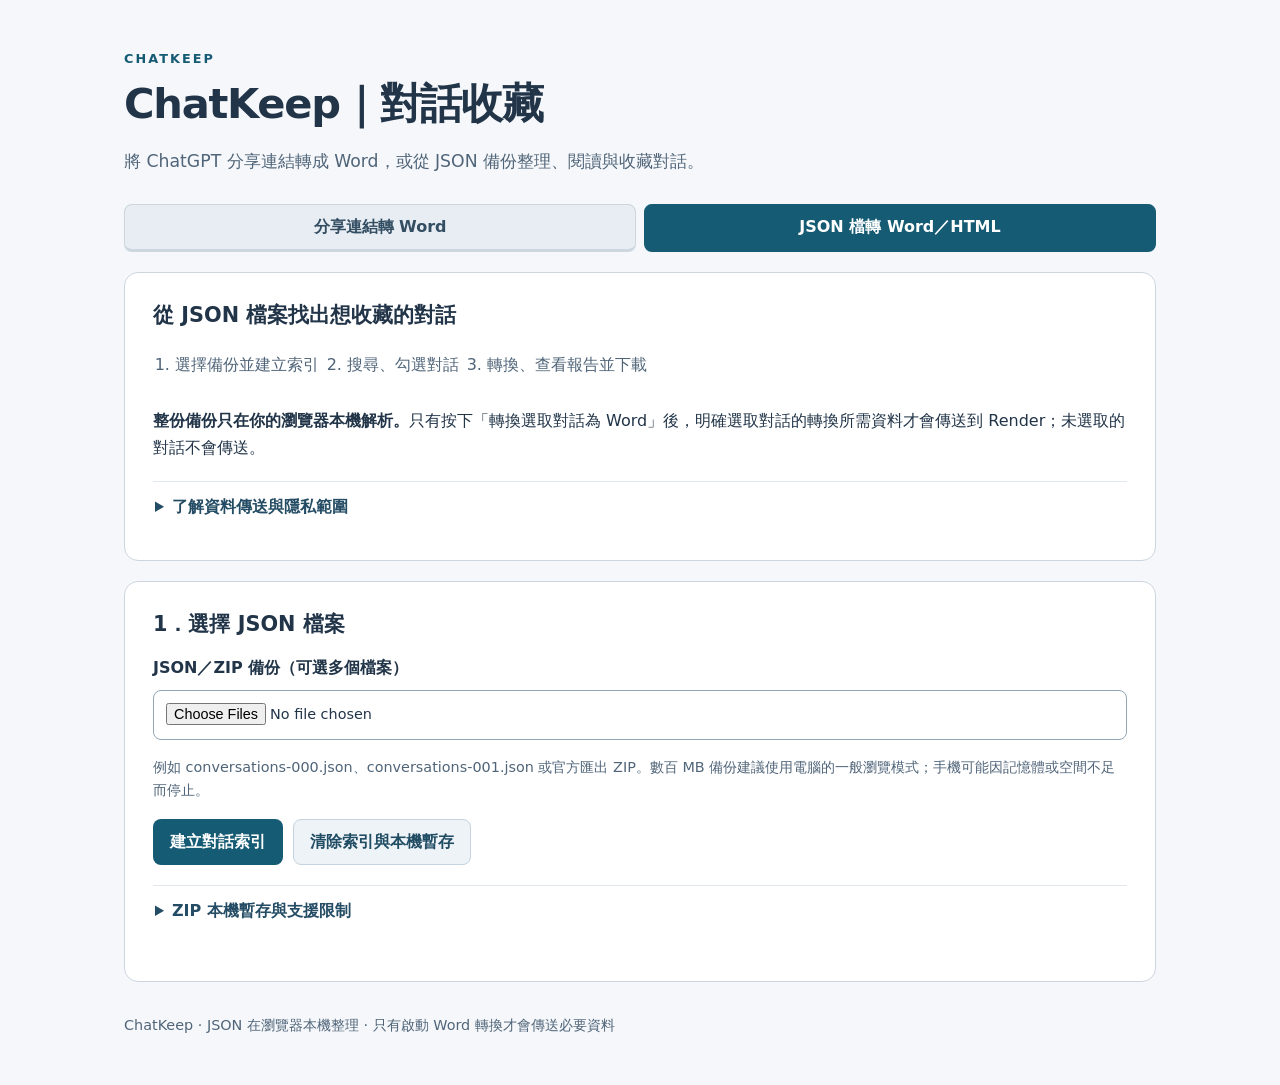
<file: docs/index.html>
<!doctype html>
<html lang="zh-Hant">
<head>
<meta charset="utf-8"><meta name="viewport" content="width=device-width,initial-scale=1">
<meta name="referrer" content="no-referrer">
<meta name="description" content="將 ChatGPT 公開分享連結或官方匯出備份中的指定對話，轉換成可編輯 Word。">
<title>ChatKeep｜對話收藏</title>
<link rel="stylesheet" href="local-backup/site.css">
<link rel="stylesheet" href="local-backup/reader-dense.css">
</head>
<body>
<a class="skip-link" href="#main">跳到主要內容</a>
<main class="wrap" id="main" tabindex="-1">
<header class="site-header"><p class="eyebrow">CHATKEEP</p><h1>ChatKeep｜對話收藏</h1><p class="lead">將 ChatGPT 分享連結轉成 Word，或從 JSON 備份整理、閱讀與收藏對話。</p></header>
<!-- Compatibility: conversion logic uses these elements. Keep them out of the public homepage. -->
<div id="service-internals" hidden aria-hidden="true">
 <p id="service-status" role="status"></p>
 <details id="service-settings"><summary>開發設定</summary>
 <label for="api-base">轉換服務網址</label>
 <input id="api-base" type="url" autocomplete="off" spellcheck="false">
 </details>
</div>
<div class="mode-tabs" role="tablist" aria-label="選擇對話來源">
<button id="tab-share" role="tab" aria-selected="false" aria-controls="mode-share" tabindex="-1" type="button">分享連結轉 Word</button>
<button id="tab-backup" role="tab" aria-selected="true" aria-controls="mode-backup" type="button">JSON 檔轉 Word／HTML</button>
</div>
<section id="mode-share" role="tabpanel" aria-labelledby="tab-share" hidden>
<div class="panel"><h2 id="share-title">貼上公開分享連結</h2><ol class="steps"><li>貼上連結</li><li>開始轉換</li><li>查看報告並下載</li></ol>
<p>僅適用於 ChatGPT 的<strong>公開分享連結</strong>。私人對話不能直接由網址擷取，請改用「JSON 檔轉 Word／HTML」模式。</p>
<form id="share-form" novalidate><label for="share-url">ChatGPT 公開分享網址</label><input id="share-url" type="url" placeholder="https://chatgpt.com/share/…" autocomplete="off" spellcheck="false" aria-describedby="share-help share-error"><p id="share-help" class="note">格式範例：<span class="break">https://chatgpt.com/share/00000000-0000-0000-0000-000000000000</span></p><p id="share-error" class="error" role="alert"></p><button id="convert-share" type="submit">轉換 Word</button><button id="read-share" type="button" class="secondary">開啟 HTML 閱讀版</button><button id="download-share-json" type="button" class="secondary">下載 JSON</button><p class="note">分享 JSON 保留可讀對話正文，可重新匯入 ChatKeep；並非官方帳號原始備份。</p><p id="share-read-status" role="status" aria-live="polite"></p></form>
<p class="note">轉換可能需要一些時間；超長對話可能分卷下載。遇到問題時會直接顯示原因。</p>
</div></section>
<section id="mode-backup" role="tabpanel" aria-labelledby="tab-backup">
<div class="panel"><h2 id="backup-title">從 JSON 檔案找出想收藏的對話</h2><ol class="steps"><li>選擇備份並建立索引</li><li>搜尋、勾選對話</li><li>轉換、查看報告並下載</li></ol>
<p><strong>整份備份只在你的瀏覽器本機解析。</strong>只有按下「轉換選取對話為 Word」後，明確選取對話的轉換所需資料才會傳送到 Render；未選取的對話不會傳送。</p>
<details id="privacy-details"><summary>了解資料傳送與隱私範圍</summary><div class="details-body"><ul>
<li>小型對話可能傳送完整的單一已選官方 JSON，其中可能包含 metadata（附加資料）與非當前分支資料。</li>
<li>大型對話在本機建立衍生有效訊息序列，分段傳送，避免傳送不必要的 metadata 與非當前分支內容。</li>
<li>Render 轉換時會暫時在記憶體處理選取內容；本程式不永久儲存對話本文，也不將私人內容寫入一般日誌。</li>
<li>原始 JSON 下載只在本機擷取，不會因此送出對話。它保留原始結構與可能的其他分支，<strong>不是 Word</strong>，請妥善保存。</li>
</ul><p class="note">這些說明是目前程式的資料處理範圍，不是對瀏覽器、網路或服務平台的絕對隱私保證。</p></div></details></div>
<section class="panel" aria-labelledby="files-title"><h2 id="files-title">1．選擇 JSON 檔案</h2><label for="files">JSON／ZIP 備份（可選多個檔案）</label><input id="files" type="file" accept=".json,.zip,application/json,application/zip" multiple aria-describedby="files-help"><p id="files-help" class="note">例如 conversations-000.json、conversations-001.json 或官方匯出 ZIP。數百 MB 備份建議使用電腦的一般瀏覽模式；手機可能因記憶體或空間不足而停止。</p>
<div class="actions"><button id="scan" type="button">建立對話索引</button><button id="cancel" type="button" class="secondary" hidden>取消本機掃描</button><button id="reset" class="secondary" type="button">清除索引與本機暫存</button></div>
<details><summary>ZIP 本機暫存與支援限制</summary><div class="details-body"><p>備份分塊背景掃描，不會一次解析整包 JSON。ZIP 只解壓對話 JSON 至瀏覽器的網站儲存空間（OPFS），不會因此上傳。清除索引或取消掃描時會刪除暫存；關閉分頁時會嘗試清理，異常關閉可能殘留，請清除此網站的儲存空間。</p><p>無痕模式的 ZIP 暫存可能占用大量記憶體。ZIP64、加密或異常高壓縮比例不支援；遇到限制請在電腦解壓，再分批選取 JSON。</p></div></details>
<p id="progress" role="status" aria-live="polite" aria-atomic="true"></p></section>
<section class="panel" id="picker" aria-labelledby="picker-title" hidden><h2 id="picker-title">2．搜尋與選取對話</h2>
<label for="search">標題關鍵字</label><input id="search" type="search" placeholder="輸入對話標題關鍵字">
<details id="advanced-filters"><summary>日期與系列編號篩選</summary><div class="details-body"><div class="filter-grid">
<div><label for="series">系列名稱</label><input id="series" type="text" placeholder="輸入系列名稱"></div>
<div><label for="first">編號起點</label><input id="first" type="number" min="1" step="1" placeholder="起始編號"></div>
<div><label for="last">編號終點</label><input id="last" type="number" min="1" step="1" placeholder="結束編號"></div>
<div><label for="date-field">日期依據</label><select id="date-field"><option value="update">更新日期</option><option value="create">建立日期</option></select></div>
<div><label for="from">開始日期</label><input id="from" type="date"></div>
<div><label for="to">結束日期</label><input id="to" type="date"></div></div>
<p class="note">日期依 UTC 日曆計算，包含起訖當天。系列編號只辨識系列名稱後的阿拉伯數字或中文數字；各篩選條件同時套用。</p></div></details>
<p id="index-counts" class="metrics" role="status" aria-live="polite"></p><div class="actions" id="selection-shortcuts"><button id="shortcut-html" type="button" class="secondary">下載 HTML</button><button id="shortcut-word" type="button">轉換選取對話為 Word</button><button id="shortcut-json" type="button" class="secondary">下載原始 JSON</button><button id="shortcut-clear" type="button" class="quiet">清除全部選取</button></div>
<div class="actions"><button id="select-visible" type="button" class="secondary">勾選目前搜尋結果</button><button id="reset-filters" type="button" class="quiet">清除篩選</button></div>
<p id="shown" class="note"></p><div id="report" class="report" role="status" aria-live="polite"></div>
<div id="results" role="list" aria-label="目前搜尋結果"></div>
<nav class="pagination" aria-label="搜尋結果分頁"><button id="results-prev" class="secondary" type="button">上一頁結果</button><span id="results-page"></span><button id="results-next" class="secondary" type="button">下一頁結果</button></nav>
<div id="preview" class="preview" hidden tabindex="-1" role="region" aria-label="索引預覽"></div></section>
<section class="panel" id="export" aria-labelledby="selected-title" hidden><h2 id="selected-title" tabindex="-1">3．已選清單與轉換</h2><p class="note">勾選對話後，可直接使用下方按鈕；不必捲到清單底部。</p><div class="actions" id="selected-actions-top"><button id="download-html-selected" type="button" class="secondary">下載選取對話 HTML</button><button id="convert-selected" type="button">轉換選取對話為 Word</button><button id="download" type="button" class="secondary">下載原始 JSON</button><button id="deselect" type="button" class="quiet">清除全部選取</button></div><p id="count" role="status" aria-live="polite"></p><p id="selection-scope" class="note"></p><div id="selected-results" role="list" aria-label="已勾選的對話"></div>
<nav class="pagination" aria-label="已選清單分頁"><button id="selected-prev" class="secondary" type="button">上一頁已選</button><span id="selected-page"></span><button id="selected-next" class="secondary" type="button">下一頁已選</button></nav>

<p class="note">原始 JSON 下載保留選取對話的原始資料（包含其他分支與非可見紀錄），僅在瀏覽器本機處理。</p><p id="export-status" role="status" aria-live="polite"></p></section>
</section>
<section class="panel" id="reader-panel" hidden aria-labelledby="reader-title">
<div class="actions"><h2 id="reader-title">本機 HTML 閱讀版</h2><button id="reader-copy-plan" type="button">複製含格式全文</button><button id="reader-html-download" type="button" class="secondary">下載 HTML</button><button id="reader-close" class="secondary" type="button">關閉閱讀版</button></div>
<p class="note">JSON 備份在瀏覽器本機解析；公開分享連結由 Render 取得正文。含格式複製及 HTML 下載在本機完成，網站無法確認 Word 的貼上結果。</p>
<div id="reader-copy-controls" class="reader-copy-controls" hidden><p id="reader-copy-info" role="status"></p><div class="actions"><button id="reader-copy-current" type="button">複製目前批次（含格式）</button><button id="reader-copy-next" type="button" class="secondary">下一批</button><button id="reader-copy-prev" type="button" class="secondary">上一批</button></div><p class="note">每次複製後先貼入 Word，再按下一批；不會自動覆寫剪貼簿。</p></div><p id="reader-status" role="status" aria-live="polite"></p><p id="reader-scope" class="note"></p>
<label for="reader-search">搜尋此對話全部主線正文</label><input id="reader-search" type="search" placeholder="搜尋正文內容">
<div id="reader-hits" class="reader-hits" aria-live="polite"></div>
<nav class="pagination reader-nav" aria-label="閱讀分頁"><button id="reader-first-top" class="secondary" type="button">第一頁</button><button id="reader-prev" class="secondary" type="button">上一頁</button><span id="reader-page"></span><button id="reader-next" class="secondary" type="button">下一頁</button><button id="reader-last-top" class="secondary" type="button">最後一頁</button><label class="reader-jump-label" for="reader-jump">跳到第</label><input id="reader-jump" type="number" min="1" step="1" inputmode="numeric" aria-label="指定閱讀頁數"><button id="reader-go" class="secondary" type="button">跳頁</button></nav>

<p id="reader-export-status" role="status" aria-live="polite"></p>
<div id="reader-messages"></div><nav class="pagination" aria-label="閱讀頁尾分頁"><button id="reader-first" class="secondary" type="button">第一頁</button><button id="reader-prev-bottom" class="secondary" type="button">上一頁</button><span id="reader-page-bottom"></span><button id="reader-next-bottom" class="secondary" type="button">下一頁</button><button id="reader-last" class="secondary" type="button">最後一頁</button></nav>
</section>
<section class="panel" id="conversion-panel" aria-labelledby="conversion-title" hidden><h2 id="conversion-title" tabindex="-1">Word 轉換進度與下載</h2><p>每段對話依序處理，通過完整性驗證後才提供下載。大型對話會顯示目前批次；Render 轉換中沒有可用的內部百分比。</p>
<div class="actions"><button id="cancel-conversion" type="button" class="secondary" disabled>取消轉換佇列</button><button id="continue-conversion" type="button" class="secondary" disabled>繼續佇列</button><button id="clear-conversion" type="button" class="quiet">清除全部轉換紀錄與暫存</button></div>
<p id="local-operation" class="note" role="status" aria-live="polite" hidden></p><p id="queue-summary" class="metrics"></p><p id="conversion-status" role="status" aria-live="polite" aria-atomic="true">尚未開始轉換。</p>
<div id="conversion-results" role="list" aria-label="對話轉換工作"></div>
<nav class="pagination" aria-label="轉換佇列分頁" id="queue-pagination" hidden><button id="queue-prev" class="secondary" type="button">上一頁工作</button><span id="queue-page"></span><button id="queue-next" class="secondary" type="button">下一頁工作</button><button id="queue-current" class="quiet" type="button">查看處理中對話</button></nav>
<details><summary>容量、下載與取消說明</summary><div class="details-body"><p>成果暫存最多 32 MB。容量不足會暫停，請逐段下載，確認瀏覽器已保存後再「清除暫存 Word」，即可繼續下一段。清除暫存 Word 只清除本頁尚保留的 DOCX／ZIP，不影響已下載的檔案，完整性報告仍保留。網站無法偵測檔案是否真的保存至磁碟，也不會自動將全部對話合併下載。</p><p>每段選取來源最多 16 MB、每次上傳 2 MB、最多 16 批／16 卷及 16 MB 最終成果。大型單則訊息可能超限，不能任意裁切。</p><p>取消會停止後續批次與目前連線，清除未完成的轉換資料，已完成成果保留。瀏覽器取消不保證同步 Render 子程序立即停止，仍受既有最長 45 秒期限控制。</p></div></details></section>
<footer>ChatKeep · JSON 在瀏覽器本機整理 · 只有啟動 Word 轉換才會傳送必要資料</footer>
</main><script type="module" src="local-backup/app.mjs"></script>
</body></html>
</file>
<file: docs/local-backup/site.css>
:root{font-family:system-ui,-apple-system,"Noto Sans TC",sans-serif;color:#213448;background:#f5f7fa;line-height:1.65;font-size:16px;color-scheme:light;--accent:#155b73;--border:#cbd6df;--muted:#506579}
*{box-sizing:border-box}[hidden]{display:none!important}body{margin:0}button,input,select{font:inherit}button,a,input,select,summary{-webkit-tap-highlight-color:transparent}h1,h2,h3,p{margin-top:0}h1{font-size:clamp(1.8rem,4vw,2.6rem);line-height:1.3;letter-spacing:-.03em;margin-bottom:16px}h2{font-size:1.3rem;line-height:1.4;margin-bottom:16px}h3{font-size:1.08rem;line-height:1.5;margin-bottom:8px}p{margin-bottom:16px}a{color:#105c7c;text-underline-offset:3px}a:hover{text-decoration-thickness:2px}p,li,dd,h3,.break,.preview,.sub{overflow-wrap:anywhere}button{white-space:normal;overflow-wrap:anywhere}ul,ol{padding-left:24px}li{margin:6px 0}
.wrap{max-width:1080px;margin:48px auto;padding:0 24px}.site-header{max-width:760px;margin-bottom:28px}.eyebrow{color:var(--accent);font-size:.8rem;font-weight:750;letter-spacing:.16em;margin-bottom:8px}.lead{font-size:1.08rem;color:var(--muted)}.panel,.service-notice{min-width:0;background:#fff;border:1px solid var(--border);border-radius:14px;padding:28px;margin:20px 0}.service-notice{border-left:4px solid var(--accent);padding:20px 24px}.service-notice h2{font-size:1rem;margin-bottom:4px}.service-notice p{margin-bottom:8px}.note,.sub{font-size:.9rem;color:var(--muted)}.metrics{font-weight:650}.mode-tabs{display:grid;grid-template-columns:1fr 1fr;gap:8px;margin-top:28px}.mode-tabs button{background:#e7edf2;color:#334d62;border:1px solid var(--border);border-bottom:3px solid var(--border)}.mode-tabs button[aria-selected=true]{background:var(--accent);color:#fff;border-color:var(--accent)}.steps{display:flex;flex-wrap:wrap;gap:8px 28px;color:var(--muted);padding-left:22px;margin-bottom:24px}
label{display:block;font-weight:650}input:not([type=checkbox]),select{display:block;min-width:0;width:100%;border:1px solid #91a7b8;border-radius:8px;background:#fff;color:#213448;padding:12px;margin:8px 0 16px;min-height:48px}input[type=checkbox]{accent-color:var(--accent);width:22px;height:22px;flex:none;margin:10px 0}input[type=file]{font-size:.9rem}input[aria-invalid=true]{border:2px solid #9e3030}button,.btn{display:inline-flex;align-items:center;justify-content:center;text-align:center;min-height:44px;max-width:100%;border:1px solid transparent;border-radius:8px;padding:10px 16px;background:var(--accent);color:#fff;font-weight:650;cursor:pointer;text-decoration:none;line-height:1.5}button:hover:not(:disabled){filter:brightness(.94)}button.secondary{background:#edf3f7;color:#204c64;border-color:#c4d3df}button.quiet{color:#37566b;background:transparent;border-color:var(--border)}button:disabled{background:#edf0f3;color:#617284;border-color:#d6dfe5;cursor:not-allowed}button:focus-visible,a:focus-visible,input:focus-visible,select:focus-visible,summary:focus-visible,[tabindex="-1"]:focus-visible{outline:3px solid #176f9f;outline-offset:3px}.actions{display:flex;flex-wrap:wrap;gap:10px;align-items:center;margin:16px 0}.filter-grid{display:grid;grid-template-columns:repeat(3,minmax(0,1fr));gap:12px 16px}.filter-grid input,.filter-grid select{margin-bottom:0}details{min-width:0;border-top:1px solid #e1e7ed;margin-top:20px}summary{cursor:pointer;font-weight:650;min-height:44px;padding:12px 2px;color:#244c64;overflow-wrap:anywhere}.details-body{padding:4px 0 12px}.error{color:#962e2e}.success{color:#1b654b}#progress,#export-status,#conversion-status,.preview{white-space:pre-wrap;overflow-wrap:anywhere;margin-top:16px}#share-error:empty{display:none}
#results,#selected-results{border:1px solid #d6e0e8;border-radius:10px;max-height:56vh;overflow:auto;min-width:0;scrollbar-gutter:stable}.entry{display:flex;gap:12px;align-items:flex-start;padding:14px;border-bottom:1px solid #e3e9ef}.entry:last-child{border-bottom:0}.entry label{flex:1;min-width:0;font-weight:600;cursor:pointer;padding:6px 0}.entry .sub{font-weight:400;display:block;margin-top:4px}.entry button{flex:none}.entry.selected{background:#f1f7fa}.selected-entry{display:flex;align-items:flex-start;gap:12px;padding:12px 14px;border-bottom:1px solid #e3e9ef}.selected-entry p{flex:1;min-width:0;margin:8px 0}.selected-entry:last-child{border-bottom:0}.empty{padding:20px;color:var(--muted);margin:0}.pagination{display:flex;flex-wrap:wrap;align-items:center;gap:12px;margin:14px 0}.pagination span{font-size:.9rem;color:var(--muted)}.preview,.report{background:#f3f6f9;border-radius:8px;padding:16px;margin:16px 0}.report{font-size:.94rem;white-space:pre-wrap;overflow-wrap:anywhere}.job-card{border:1px solid #cbd7e0;border-radius:12px;padding:20px;margin:16px 0;min-width:0}.job-head{display:flex;flex-wrap:wrap;gap:12px;align-items:baseline;justify-content:space-between}.job-head h3{flex:1;min-width:0}.badge{display:inline-block;background:#edf3f7;color:#244e65;border-radius:6px;font-size:.85rem;font-weight:700;padding:4px 10px}.badge.failed,.badge.cancelled{background:#f9eded;color:#8a3030}.badge.done{background:#edf6f1;color:#1b654b}.job-stage{color:var(--muted);margin:8px 0}.report-summary{display:grid;grid-template-columns:repeat(3,minmax(0,1fr));gap:12px;margin:16px 0}.report-summary div{min-width:0;padding:12px;background:#f5f8fa;border-radius:8px}dt{font-size:.85rem;color:var(--muted)}dd{margin:4px 0 0;font-weight:650;overflow-wrap:anywhere}.technical{font-size:.88rem;font-family:ui-monospace,monospace;overflow-wrap:anywhere}.download-note{font-size:.88rem;color:var(--muted)}.skip-link{position:absolute;top:8px;left:16px;padding:12px;background:#fff;transform:translateY(-180%);z-index:10}.skip-link:focus{transform:none}footer{font-size:.9rem;color:var(--muted);margin:32px 0}
@media(max-width:767px){.wrap{margin:24px auto;padding:0 16px}.panel{padding:20px}.filter-grid{grid-template-columns:repeat(2,minmax(0,1fr))}.job-card{padding:16px}.report-summary{grid-template-columns:repeat(2,minmax(0,1fr))}.mode-tabs button{font-size:.92rem;padding:12px 8px}.steps{display:block}.service-notice{padding:16px}}
@media(max-width:380px){.wrap{padding:0 12px}.panel{padding:16px}.filter-grid{grid-template-columns:1fr}.entry{gap:8px;flex-wrap:wrap}.entry label{flex-basis:calc(100% - 38px)}.entry button{margin-left:30px}.actions{align-items:stretch}.actions button{flex:1 1 100%}.job-card{padding:12px}.report-summary{grid-template-columns:1fr 1fr}.pagination{gap:8px}.pagination button{padding:10px}.selected-entry{flex-wrap:wrap}.selected-entry p{flex-basis:100%}}

.entry-title,.selected-entry>p,.job-head h3{display:-webkit-box;-webkit-box-orient:vertical;-webkit-line-clamp:3;overflow:hidden;overflow-wrap:anywhere}
.selected-entry{flex-wrap:wrap}.selected-entry>details{flex-basis:100%;margin-top:0}.selected-entry>p{flex-basis:60%}
@media(max-width:767px){.job-head h3{flex-basis:100%;margin-bottom:0}.job-head{gap:8px}}

/* v1.2.0 local reader preview */
#reader-panel{scroll-margin-top:16px}
.reader-message{border:1px solid #d6e0e8;border-radius:10px;padding:18px;margin:16px 0;background:#fff}
.reader-message h3{color:#155b73;margin:0 0 12px}.reader-body{overflow-wrap:anywhere;line-height:1.75}
.reader-body p{white-space:pre-wrap;margin:0 0 10px}
.reader-body pre{white-space:pre-wrap;overflow-wrap:anywhere;overflow-x:auto;background:#f1f4f7;padding:12px;border-radius:8px}
.reader-message button{margin-top:12px}
.reader-hits{display:flex;flex-wrap:wrap;align-items:center;gap:8px;margin:12px 0;max-height:200px;overflow-y:auto}
.reader-hits button{font-size:.85rem;text-align:left}
@media(max-width:600px){.reader-message{padding:12px}.reader-hits button{width:100%}}

.reader-body{line-height:1.45}.reader-body p{margin:0 0 3px}.reader-body h2,.reader-body h3,.reader-body h4{margin:10px 0 5px;line-height:1.35}.reader-message{padding:14px;margin:9px 0}.reader-message h3{margin-bottom:7px}.reader-body table{border-collapse:collapse;max-width:100%;display:block;overflow-x:auto}.reader-body td,.reader-body th{border:1px solid #ccd6df;padding:4px 8px}.reader-body ul,.reader-body ol{margin:4px 0 8px}

/* Reading density is independent from site's form styles */
#reader-panel .reader-body{line-height:1.35}
#reader-panel .reader-body p{margin:0 0 1px;white-space:pre-wrap}
#reader-panel .reader-body p:has(> :only-child){min-height:0}
#reader-panel .reader-message{padding:10px 14px;margin:6px 0}
#reader-panel .reader-message>h3{margin:0 0 5px;font-size:0.95rem}
#reader-panel .reader-body blockquote{margin:3px 0 3px 10px}
#reader-panel .reader-nav{gap:8px}
#reader-panel .reader-jump-label{font-size:.88rem;font-weight:400}
#reader-panel #reader-jump{width:78px;min-height:40px;margin:0;padding:5px 8px}
</file>
<file: docs/local-backup/reader-dense.css>
#reader-panel .reader-body { line-height: 1.28; }
#reader-panel .reader-body p { margin: 0; padding: 0; line-height: 1.28; }
#reader-panel .reader-message { margin: 4px 0; padding: 9px 12px; }
#reader-panel .reader-nav { display: flex; align-items: center; flex-wrap: wrap; gap: 5px; }
#reader-panel .reader-nav #reader-jump { flex: 0 0 54px; width: 54px; max-width: 54px; min-width: 0; min-height: 36px; padding: 4px 5px; margin: 0; }
#reader-panel .reader-nav button { padding: 6px 10px; min-height: 36px; }
</file>
